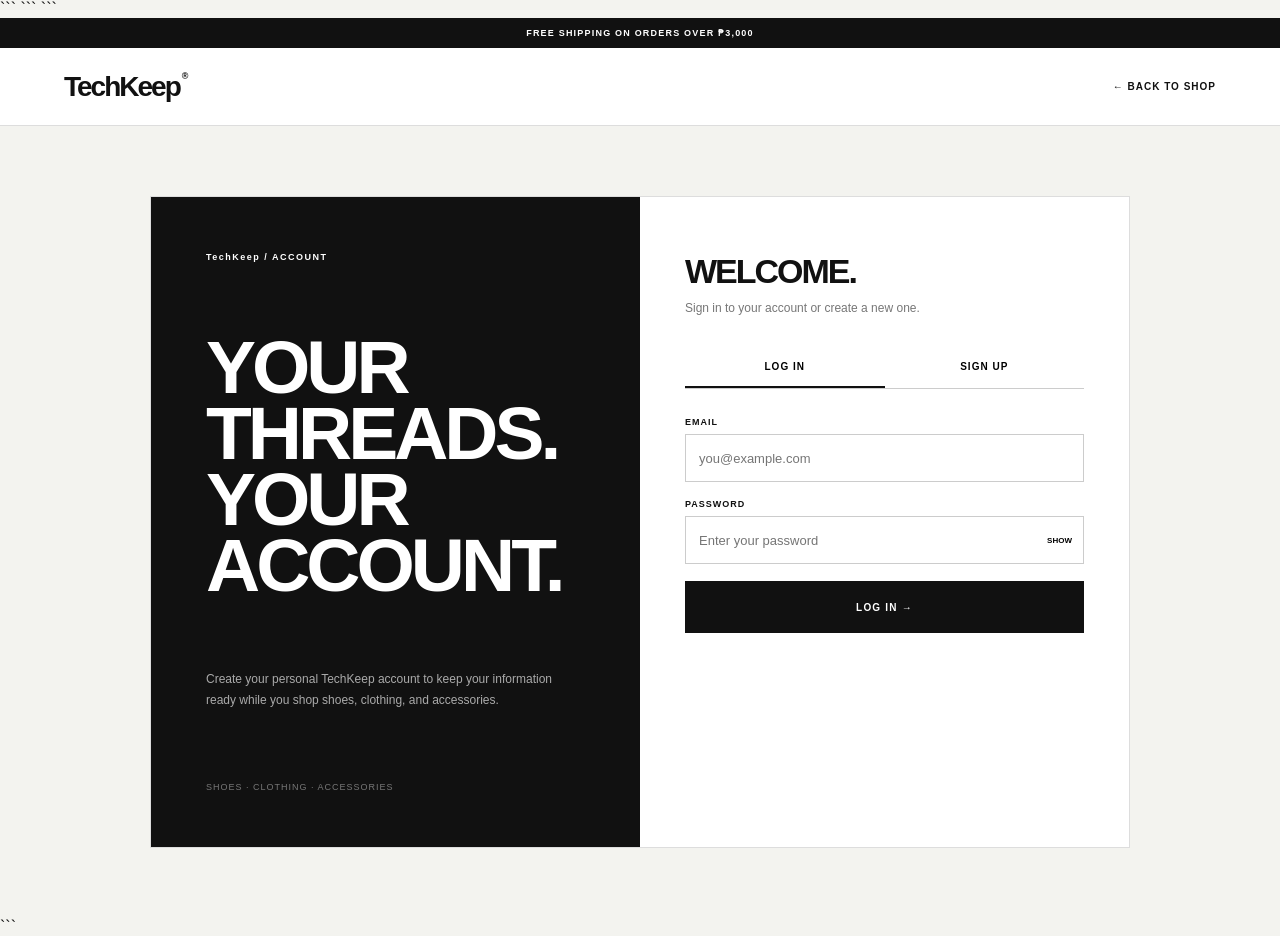
<file: login.html>
<!DOCTYPE html>

<html lang="en">
<head>
    <meta charset="UTF-8">
    <meta name="viewport" content="width=device-width, initial-scale=1.0">
    <title>TechKeep — Account</title>

```
<style>
    * {
        box-sizing: border-box;
        margin: 0;
        padding: 0;
    }

    body {
        font-family: Arial, Helvetica, sans-serif;
        background: #f3f3ef;
        color: #111;
        min-height: 100vh;
    }

    .top-bar {
        height: 30px;
        display: flex;
        align-items: center;
        justify-content: center;
        background: #111;
        color: #fff;
        font-size: 9px;
        font-weight: 800;
        letter-spacing: 1.2px;
    }

    .header {
        height: 78px;
        display: flex;
        align-items: center;
        justify-content: space-between;
        padding: 0 5vw;
        background: #fff;
        border-bottom: 1px solid #ddd;
    }

    .brand {
        color: #111;
        text-decoration: none;
        font-size: 28px;
        font-weight: 900;
        letter-spacing: -2px;
    }

    .brand span {
        font-size: 9px;
        vertical-align: top;
        margin-left: 2px;
    }

    .back-shop {
        color: #111;
        text-decoration: none;
        font-size: 10px;
        font-weight: 800;
        letter-spacing: 1px;
    }

    .back-shop:hover {
        text-decoration: underline;
    }

    .account-page {
        min-height: calc(100vh - 108px);
        display: flex;
        justify-content: center;
        align-items: center;
        padding: 50px 20px;
    }

    .account-wrapper {
        width: 100%;
        max-width: 980px;
        display: grid;
        grid-template-columns: 1fr 1fr;
        background: #fff;
        border: 1px solid #ddd;
    }

    .account-intro {
        min-height: 650px;
        padding: 55px;
        display: flex;
        flex-direction: column;
        justify-content: space-between;
        background: #111;
        color: #fff;
    }

    .intro-small {
        font-size: 9px;
        font-weight: 800;
        letter-spacing: 1.5px;
    }

    .intro-title {
        max-width: 400px;
        font-size: clamp(45px, 6vw, 75px);
        line-height: .88;
        letter-spacing: -4px;
    }

    .intro-text {
        max-width: 350px;
        color: #aaa;
        font-size: 12px;
        line-height: 1.7;
    }

    .intro-footer {
        font-size: 9px;
        color: #777;
        letter-spacing: 1px;
    }

    .account-box {
        padding: 55px 45px;
    }

    .account-title {
        font-size: 34px;
        letter-spacing: -2px;
        margin-bottom: 8px;
    }

    .account-subtitle {
        color: #777;
        font-size: 12px;
        line-height: 1.5;
        margin-bottom: 30px;
    }

    .tabs {
        display: grid;
        grid-template-columns: 1fr 1fr;
        border-bottom: 1px solid #ccc;
        margin-bottom: 28px;
    }

    .tab {
        padding: 14px 5px;
        border: 0;
        border-bottom: 2px solid transparent;
        background: transparent;
        cursor: pointer;
        font-size: 10px;
        font-weight: 900;
        letter-spacing: 1px;
    }

    .tab.active {
        border-bottom-color: #111;
    }

    .form {
        display: none;
    }

    .form.active {
        display: block;
    }

    .field {
        margin-bottom: 17px;
    }

    .field label {
        display: block;
        margin-bottom: 7px;
        font-size: 9px;
        font-weight: 900;
        letter-spacing: 1px;
    }

    .field input {
        width: 100%;
        height: 48px;
        padding: 0 13px;
        border: 1px solid #ccc;
        background: #fff;
        font-size: 13px;
        outline: none;
    }

    .field input:focus {
        border-color: #111;
    }

    .password-row {
        position: relative;
    }

    .password-row input {
        padding-right: 65px;
    }

    .show-password {
        position: absolute;
        right: 12px;
        top: 50%;
        transform: translateY(-50%);
        border: 0;
        background: transparent;
        cursor: pointer;
        font-size: 8px;
        font-weight: 900;
    }

    .checkbox-row {
        display: flex;
        align-items: flex-start;
        gap: 8px;
        margin: 10px 0 20px;
        color: #666;
        font-size: 10px;
        line-height: 1.5;
    }

    .checkbox-row input {
        margin-top: 2px;
    }

    .submit-button {
        width: 100%;
        height: 52px;
        border: 0;
        background: #111;
        color: #fff;
        cursor: pointer;
        font-size: 10px;
        font-weight: 900;
        letter-spacing: 1.2px;
    }

    .submit-button:hover {
        background: #333;
    }

    .message {
        min-height: 20px;
        margin-top: 12px;
        font-size: 10px;
        font-weight: 700;
        line-height: 1.5;
    }

    .message.error {
        color: #b00020;
    }

    .message.success {
        color: #237000;
    }

    .logged-in {
        display: none;
    }

    .logged-in.active {
        display: block;
    }

    .account-welcome {
        padding: 25px;
        margin-bottom: 20px;
        background: #f2f2ee;
    }

    .account-welcome-small {
        font-size: 9px;
        font-weight: 900;
        letter-spacing: 1px;
        color: #777;
        margin-bottom: 8px;
    }

    .account-name {
        font-size: 28px;
        font-weight: 900;
        letter-spacing: -1px;
    }

    .account-email {
        margin-top: 5px;
        color: #777;
        font-size: 11px;
    }

    .account-actions {
        display: grid;
        gap: 10px;
    }

    .account-action {
        width: 100%;
        padding: 16px;
        border: 1px solid #ccc;
        background: #fff;
        color: #111;
        text-align: left;
        text-decoration: none;
        font-size: 10px;
        font-weight: 900;
        letter-spacing: 1px;
    }

    .account-action:hover {
        background: #f5f5f2;
    }

    .logout-button {
        margin-top: 10px;
        width: 100%;
        padding: 15px;
        border: 0;
        background: #111;
        color: #fff;
        cursor: pointer;
        font-size: 10px;
        font-weight: 900;
        letter-spacing: 1px;
    }

    @media (max-width: 750px) {

        .account-wrapper {
            grid-template-columns: 1fr;
        }

        .account-intro {
            min-height: 300px;
            padding: 35px;
        }

        .intro-title {
            font-size: 52px;
        }

        .account-box {
            padding: 35px 25px;
        }
    }
</style>
```

</head>

<body>

```
<div class="top-bar">
    FREE SHIPPING ON ORDERS OVER ₱3,000
</div>

<header class="header">

    <a href="index.html" class="brand">
        TechKeep<span>®</span>
    </a>

    <a href="index.html" class="back-shop">
        ← BACK TO SHOP
    </a>

</header>


<main class="account-page">

    <div class="account-wrapper">

        <section class="account-intro">

            <div class="intro-small">
                TechKeep / ACCOUNT
            </div>

            <h1 class="intro-title">
                YOUR<br>
                THREADS.<br>
                YOUR<br>
                ACCOUNT.
            </h1>

            <p class="intro-text">
                Create your personal TechKeep account to keep
                your information ready while you shop shoes,
                clothing, and accessories.
            </p>

            <div class="intro-footer">
                SHOES · CLOTHING · ACCESSORIES
            </div>

        </section>


        <section class="account-box">

            <div id="authArea">

                <h2 class="account-title">
                    WELCOME.
                </h2>

                <p class="account-subtitle">
                    Sign in to your account or create a new one.
                </p>


                <div class="tabs">

                    <button
                        class="tab active"
                        id="loginTab"
                        type="button">
                        LOG IN
                    </button>

                    <button
                        class="tab"
                        id="signupTab"
                        type="button">
                        SIGN UP
                    </button>

                </div>


                <form
                    class="form active"
                    id="loginForm">

                    <div class="field">

                        <label for="loginEmail">
                            EMAIL
                        </label>

                        <input
                            type="email"
                            id="loginEmail"
                            placeholder="you@example.com"
                            required>

                    </div>


                    <div class="field">

                        <label for="loginPassword">
                            PASSWORD
                        </label>

                        <div class="password-row">

                            <input
                                type="password"
                                id="loginPassword"
                                placeholder="Enter your password"
                                required>

                            <button
                                type="button"
                                class="show-password"
                                data-target="loginPassword">
                                SHOW
                            </button>

                        </div>

                    </div>


                    <button
                        type="submit"
                        class="submit-button">
                        LOG IN →
                    </button>

                    <div
                        class="message"
                        id="loginMessage">
                    </div>

                </form>


                <form
                    class="form"
                    id="signupForm">

                    <div class="field">

                        <label for="signupName">
                            FULL NAME
                        </label>

                        <input
                            type="text"
                            id="signupName"
                            placeholder="Your name"
                            required>

                    </div>


                    <div class="field">

                        <label for="signupEmail">
                            EMAIL
                        </label>

                        <input
                            type="email"
                            id="signupEmail"
                            placeholder="you@example.com"
                            required>

                    </div>


                    <div class="field">

                        <label for="signupPassword">
                            PASSWORD
                        </label>

                        <div class="password-row">

                            <input
                                type="password"
                                id="signupPassword"
                                placeholder="Create a password"
                                required>

                            <button
                                type="button"
                                class="show-password"
                                data-target="signupPassword">
                                SHOW
                            </button>

                        </div>

                    </div>


                    <div class="field">

                        <label for="signupConfirm">
                            CONFIRM PASSWORD
                        </label>

                        <input
                            type="password"
                            id="signupConfirm"
                            placeholder="Confirm your password"
                            required>

                    </div>


                    <label class="checkbox-row">

                        <input
                            type="checkbox"
                            id="terms"
                            required>

                        <span>
                            I agree to the TechKeep terms and
                            understand that this is a student
                            project account system.
                        </span>

                    </label>


                    <button
                        type="submit"
                        class="submit-button">
                        CREATE ACCOUNT →
                    </button>

                    <div
                        class="message"
                        id="signupMessage">
                    </div>

                </form>

            </div>


            <div
                class="logged-in"
                id="loggedInArea">

                <h2 class="account-title">
                    ACCOUNT.
                </h2>

                <p class="account-subtitle">
                    You're currently signed in.
                </p>


                <div class="account-welcome">

                    <div class="account-welcome-small">
                        WELCOME BACK
                    </div>

                    <div
                        class="account-name"
                        id="accountName">
                        User
                    </div>

                    <div
                        class="account-email"
                        id="accountEmail">
                        user@example.com
                    </div>

                </div>


                <div class="account-actions">

                    <a
                        href="index.html"
                        class="account-action">
                        CONTINUE SHOPPING →
                    </a>

                    <a
                        href="index.html#products"
                        class="account-action">
                        VIEW PRODUCTS →
                    </a>

                </div>


                <button
                    type="button"
                    class="logout-button"
                    id="logoutButton">
                    LOG OUT
                </button>

            </div>

        </section>

    </div>

</main>


<script>

    function getUsers() {

        const users =
            localStorage.getItem("threadlineUsers");

        return users
            ? JSON.parse(users)
            : [];

    }


    function saveUsers(users) {

        localStorage.setItem(
            "threadlineUsers",
            JSON.stringify(users)
        );

    }


    function getCurrentUser() {

        const user =
            localStorage.getItem("threadlineCurrentUser");

        return user
            ? JSON.parse(user)
            : null;

    }


    function setCurrentUser(user) {

        localStorage.setItem(
            "threadlineCurrentUser",
            JSON.stringify(user)
        );

    }


    function removeCurrentUser() {

        localStorage.removeItem(
            "threadlineCurrentUser"
        );

    }


    const loginTab =
        document.getElementById("loginTab");

    const signupTab =
        document.getElementById("signupTab");

    const loginForm =
        document.getElementById("loginForm");

    const signupForm =
        document.getElementById("signupForm");


    loginTab.addEventListener("click", () => {

        loginTab.classList.add("active");
        signupTab.classList.remove("active");

        loginForm.classList.add("active");
        signupForm.classList.remove("active");

    });


    signupTab.addEventListener("click", () => {

        signupTab.classList.add("active");
        loginTab.classList.remove("active");

        signupForm.classList.add("active");
        loginForm.classList.remove("active");

    });


    document
        .querySelectorAll(".show-password")
        .forEach(button => {

            button.addEventListener("click", () => {

                const input =
                    document.getElementById(
                        button.dataset.target
                    );

                if (input.type === "password") {

                    input.type = "text";
                    button.textContent = "HIDE";

                } else {

                    input.type = "password";
                    button.textContent = "SHOW";

                }

            });

        });


    signupForm.addEventListener(
        "submit",
        event => {

            event.preventDefault();

            const name =
                document.getElementById(
                    "signupName"
                ).value.trim();

            const email =
                document.getElementById(
                    "signupEmail"
                ).value.trim().toLowerCase();

            const password =
                document.getElementById(
                    "signupPassword"
                ).value;

            const confirmPassword =
                document.getElementById(
                    "signupConfirm"
                ).value;

            const message =
                document.getElementById(
                    "signupMessage"
                );

            message.className = "message";


            if (password !== confirmPassword) {

                message.textContent =
                    "Passwords do not match.";

                message.classList.add("error");

                return;

            }


            if (password.length < 6) {

                message.textContent =
                    "Password must be at least 6 characters.";

                message.classList.add("error");

                return;

            }


            const users = getUsers();


            const existingUser =
                users.find(
                    user =>
                        user.email === email
                );


            if (existingUser) {

                message.textContent =
                    "An account with this email already exists.";

                message.classList.add("error");

                return;

            }


            const newUser = {

                id: Date.now(),

                name: name,

                email: email,

                password: password

            };


            users.push(newUser);

            saveUsers(users);


            setCurrentUser({

                id: newUser.id,

                name: newUser.name,

                email: newUser.email

            });


            message.textContent =
                "Account created successfully!";

            message.classList.add("success");


            setTimeout(() => {

                showLoggedIn();

            }, 600);

        }
    );


    loginForm.addEventListener(
        "submit",
        event => {

            event.preventDefault();

            const email =
                document.getElementById(
                    "loginEmail"
                ).value.trim().toLowerCase();

            const password =
                document.getElementById(
                    "loginPassword"
                ).value;

            const message =
                document.getElementById(
                    "loginMessage"
                );

            message.className = "message";


            const users = getUsers();


            const user =
                users.find(
                    account =>
                        account.email === email &&
                        account.password === password
                );


            if (!user) {

                message.textContent =
                    "Incorrect email or password.";

                message.classList.add("error");

                return;

            }


            setCurrentUser({

                id: user.id,

                name: user.name,

                email: user.email

            });


            message.textContent =
                "Login successful!";

            message.classList.add("success");


            setTimeout(() => {

                showLoggedIn();

            }, 600);

        }
    );


    function showLoggedIn() {

        const user =
            getCurrentUser();


        if (!user) {
            return;
        }


        document
            .getElementById("authArea")
            .style.display = "none";


        document
            .getElementById("loggedInArea")
            .classList.add("active");


        document
            .getElementById("accountName")
            .textContent = user.name;


        document
            .getElementById("accountEmail")
            .textContent = user.email;

    }


    document
        .getElementById("logoutButton")
        .addEventListener(
            "click",
            () => {

                removeCurrentUser();

                location.reload();

            }
        );


    if (getCurrentUser()) {

        showLoggedIn();

    }

</script>
```

</body>
</html>
</file>
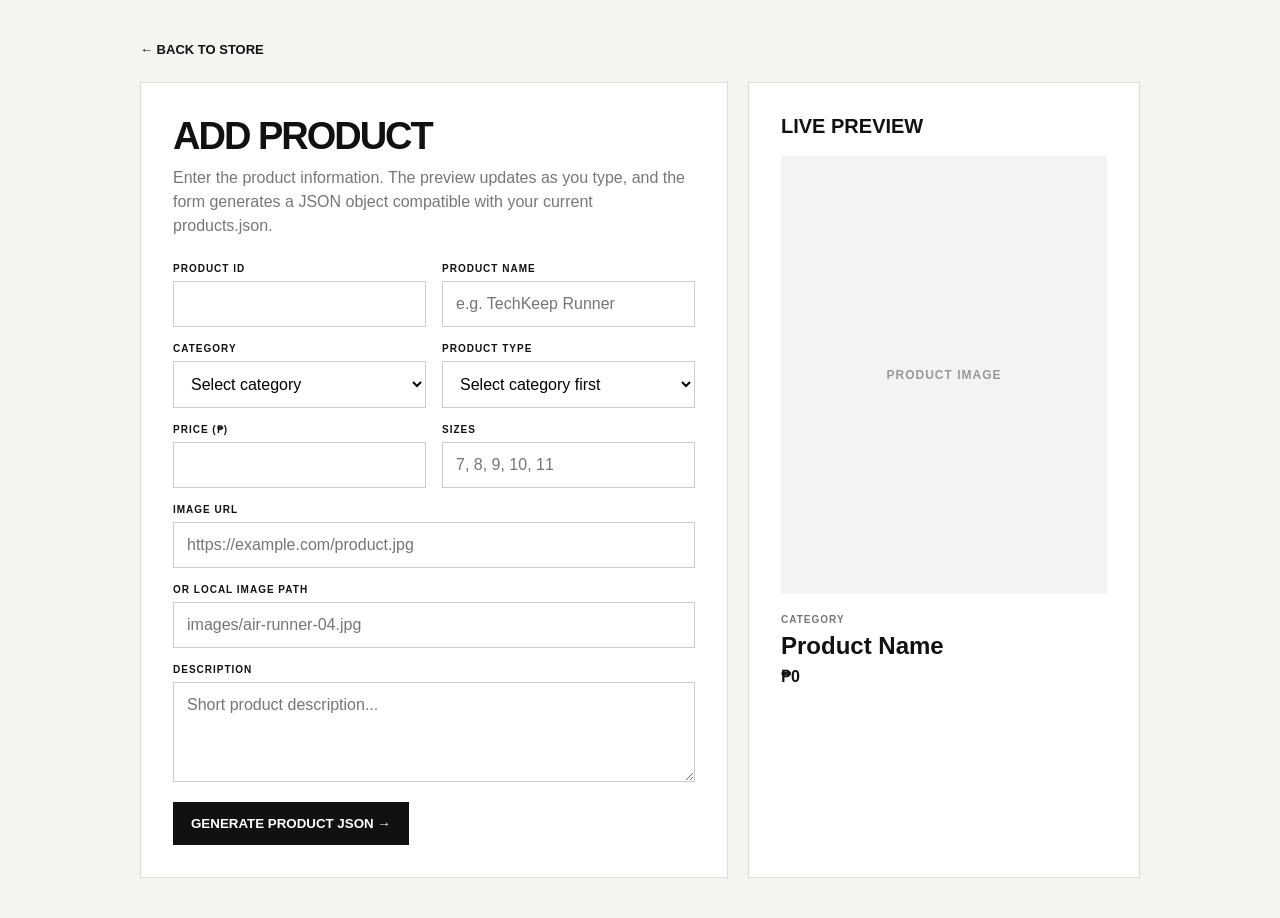
<file: product-form.html>
<!DOCTYPE html>
<html lang="en">
<head>
<meta charset="UTF-8">
<meta name="viewport" content="width=device-width, initial-scale=1.0">
<title>TECHKEEP — Add Product</title>

<style>
*{box-sizing:border-box;margin:0;padding:0}

body{
    font-family:Arial,sans-serif;
    background:#f4f4f1;
    color:#111;
    padding:40px 20px
}

.wrap{
    max-width:1000px;
    margin:auto
}

.back{
    display:inline-block;
    margin-bottom:25px;
    color:#111;
    font-weight:bold;
    text-decoration:none;
    font-size:13px
}

.grid{
    display:grid;
    grid-template-columns:1.2fr .8fr;
    gap:20px
}

.card{
    background:#fff;
    border:1px solid #ddd;
    padding:32px
}

h1{
    font-size:38px;
    letter-spacing:-2px;
    margin-bottom:8px
}

h2{
    font-size:20px;
    margin-bottom:18px
}

.intro{
    color:#777;
    line-height:1.5;
    margin-bottom:25px
}

form{
    display:grid;
    grid-template-columns:1fr 1fr;
    gap:16px
}

.full{
    grid-column:1/-1
}

label{
    display:block;
    font-size:10px;
    font-weight:bold;
    letter-spacing:1px;
    margin-bottom:7px
}

input,select,textarea{
    width:100%;
    padding:13px;
    border:1px solid #ccc;
    background:#fff;
    font:inherit;
    outline:none
}

textarea{
    min-height:100px;
    resize:vertical
}

button{
    padding:14px 18px;
    border:0;
    background:#111;
    color:#fff;
    font-weight:bold;
    cursor:pointer
}

button:hover{
    background:#333
}

.preview-image{
    width:100%;
    height:438px;
    background:#f3f3f3;
    display:flex;
    align-items:center;
    justify-content:center;
    overflow:hidden;
    margin-bottom:20px;
}

.preview-image img{
    width:100%;
    height:100%;
    object-fit:contain;
    object-position:center;
    display:block;
}

.placeholder{
    font-size:12px;
    font-weight:bold;
    color:#999;
    letter-spacing:1px
}

.preview-category{
    font-size:10px;
    font-weight:bold;
    letter-spacing:1px;
    color:#777
}

.preview-name{
    font-size:24px;
    font-weight:bold;
    margin:7px 0
}

.preview-price{
    font-weight:bold
}

.output{
    margin-top:20px;
    display:none
}

pre{
    background:#111;
    color:#fff;
    padding:20px;
    overflow:auto;
    white-space:pre-wrap;
    line-height:1.5
}

.note{
    margin-top:12px;
    padding:13px;
    background:#efffb9;
    font-size:12px;
    line-height:1.5
}

@media(max-width:750px){
    .grid{
        grid-template-columns:1fr
    }

    form{
        grid-template-columns:1fr
    }

    .full{
        grid-column:auto
    }
}
</style>
</head>

<body>

<div class="wrap">

<a class="back" href="index.html">← BACK TO STORE</a>

<div class="grid">

<div class="card">

<h1>ADD PRODUCT</h1>

<p class="intro">
Enter the product information. The preview updates as you type, and the form generates a JSON object compatible with your current products.json.
</p>

<form id="productForm">

<div>
<label for="id">PRODUCT ID</label>
<input id="id" type="number" min="1" required>
</div>

<div>
<label for="name">PRODUCT NAME</label>
<input id="name" type="text" placeholder="e.g. TechKeep Runner" required>
</div>

<div>
<label for="category">CATEGORY</label>

<select id="category" required>
<option value="">Select category</option>
<option value="Shoes">Shoes</option>
<option value="Clothing">Clothing</option>
<option value="Accessories">Accessories</option>
</select>

</div>

<div>
<label for="type">PRODUCT TYPE</label>

<select id="type" required>
<option value="">Select category first</option>
</select>

</div>

<div>
<label for="price">PRICE (₱)</label>
<input id="price" type="number" min="0" required>
</div>

<div>
<label for="sizes">SIZES</label>
<input id="sizes" type="text" placeholder="7, 8, 9, 10, 11" required>
</div>

<div class="full">

<label for="image">IMAGE URL</label>

<input
id="image"
type="url"
placeholder="https://example.com/product.jpg"
>

</div>

<div class="full">

<label for="localImage">OR LOCAL IMAGE PATH</label>

<input
id="localImage"
type="text"
placeholder="images/air-runner-04.jpg"
>

</div>

<div class="full">

<label for="description">DESCRIPTION</label>

<textarea
id="description"
required
placeholder="Short product description..."
></textarea>

</div>

<div class="full">

<button type="submit">
GENERATE PRODUCT JSON →
</button>

</div>

</form>

</div>


<div class="card">

<h2>LIVE PREVIEW</h2>

<div class="preview-image" id="previewBox">
<span class="placeholder">PRODUCT IMAGE</span>
</div>

<div class="preview-category" id="previewCategory">
CATEGORY
</div>

<div class="preview-name" id="previewName">
Product Name
</div>

<div class="preview-price" id="previewPrice">
₱0
</div>

</div>

</div>


<div class="card output" id="output">

<h2>GENERATED JSON</h2>

<pre id="jsonOutput"></pre>

<div class="note">
Copy this object into your <strong>products.json</strong> array.
If it is not the last item, remember to keep a comma after the object.
</div>

</div>

</div>


<script>

const ids = [
    "id",
    "name",
    "category",
    "type",
    "price",
    "image",
    "localImage"
];

ids.forEach(id => {
    document.getElementById(id).addEventListener("input", updatePreview);
});


document.getElementById("description").addEventListener(
    "input",
    updatePreview
);


const categorySelect = document.getElementById("category");
const typeSelect = document.getElementById("type");


const productTypes = {

    Shoes: [
        "Sneakers",
        "Running Shoes",
        "Basketball Shoes",
        "Casual Shoes"
    ],

    Clothing: [
        "T-Shirt",
        "Hoodie",
        "Jacket",
        "Pants",
        "Shorts"
    ],

    Accessories: [
        "Cap",
        "Bag",
        "Socks",
        "Belt",
        "Wallet"
    ]

};


categorySelect.addEventListener("change", function() {

    const category = categorySelect.value;

    typeSelect.innerHTML = "";

    if (!category) {

        typeSelect.innerHTML =
            '<option value="">Select category first</option>';

        updatePreview();

        return;
    }

    typeSelect.innerHTML =
        '<option value="">Select type</option>';

    productTypes[category].forEach(function(type) {

        const option = document.createElement("option");

        option.value = type;
        option.textContent = type;

        typeSelect.appendChild(option);

    });

    updatePreview();

});


function getImage() {

    const url =
        document.getElementById("image").value.trim();

    const local =
        document.getElementById("localImage").value.trim();

    return url || local;

}


function updatePreview() {

    const image = getImage();

    const box =
        document.getElementById("previewBox");


    document.getElementById("previewCategory").textContent =
        document.getElementById("category").value || "CATEGORY";


    document.getElementById("previewName").textContent =
        document.getElementById("name").value || "Product Name";


    const price =
        Number(
            document.getElementById("price").value || 0
        );


    document.getElementById("previewPrice").textContent =
        "₱" + price.toLocaleString();


    if (image) {

        box.innerHTML = `
            <img
                src="${image}"
                alt="Product preview"
                onerror="this.style.display='none'; this.parentElement.innerHTML='<span class="placeholder">IMAGE COULD NOT LOAD</span>';"
            >
        `;

    } else {

        box.innerHTML =
            '<span class="placeholder">PRODUCT IMAGE</span>';

    }

}


document
.getElementById("productForm")
.addEventListener("submit", function(event) {

    event.preventDefault();


    const product = {

        id: Number(
            document.getElementById("id").value
        ),

        name:
            document.getElementById("name").value.trim(),

        category:
            document.getElementById("category").value,

        type:
            document.getElementById("type").value,

        price:
            Number(
                document.getElementById("price").value
            ),

        sizes:
            document
            .getElementById("sizes")
            .value
            .split(",")
            .map(s => s.trim())
            .filter(Boolean),

        description:
            document
            .getElementById("description")
            .value
            .trim(),

        image:
            getImage()

    };


    document.getElementById("jsonOutput").textContent =
        JSON.stringify(product, null, 4);


    document.getElementById("output").style.display =
        "block";

});

</script>

</body>
</html>
</file>
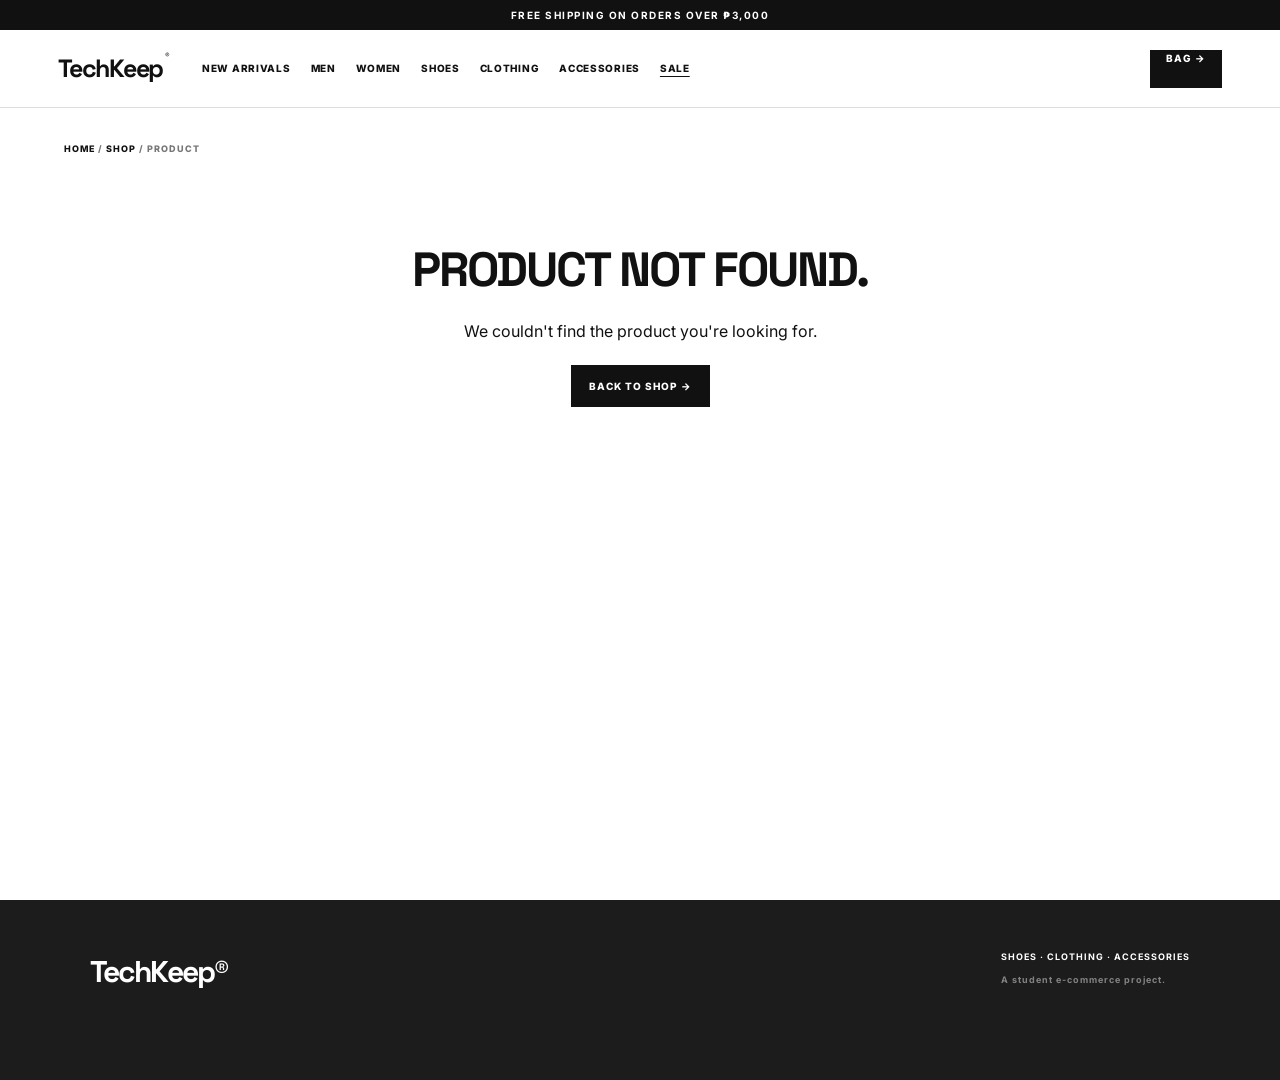
<file: product.html>
<!DOCTYPE html>
<html lang="en">
<head>
    <meta charset="UTF-8">
    <meta name="viewport" content="width=device-width, initial-scale=1.0">
    <title>TechKeep — Product</title>
    <link rel="stylesheet" href="style.css">
    <style>
        .product-detail-page {
            min-height: calc(100vh - 108px);
            padding: 34px 5vw 80px;
        }

        .product-breadcrumb {
            max-width: 1320px;
            margin: 0 auto 28px;
            font-size: 9px;
            font-weight: 800;
            letter-spacing: 1px;
            color: #777;
        }

        .product-breadcrumb a {
            color: #111;
        }

        .product-detail {
            max-width: 1320px;
            margin: 0 auto;
            display: grid;
            grid-template-columns: minmax(0, 1.15fr) minmax(360px, .85fr);
            gap: 48px;
            align-items: start;
        }

        .detail-gallery {
            display: grid;
            grid-template-columns: 1fr;
            gap: 12px;
        }

        .detail-main-image {
            position: relative;
            min-height: 650px;
            background: #f1f1ee;
            overflow: hidden;
            display: flex;
            align-items: center;
            justify-content: center;
        }

        .detail-main-image img {
            width: 100%;
            height: 100%;
            min-height: 650px;
            object-fit: cover;
            display: block;
        }

        .detail-image-badge {
            position: absolute;
            top: 16px;
            left: 16px;
            padding: 8px 10px;
            background: #fff;
            font-size: 8px;
            font-weight: 800;
            letter-spacing: 1px;
        }

        .detail-placeholder {
            font-family: "Space Grotesk", sans-serif;
            font-size: 48px;
            font-weight: 800;
            color: #c8c8c3;
            letter-spacing: -2px;
        }

        .detail-info {
            position: sticky;
            top: 112px;
            padding: 8px 0 30px;
        }

        .detail-brandline {
            display: flex;
            justify-content: space-between;
            gap: 15px;
            align-items: center;
            margin-bottom: 14px;
            font-size: 9px;
            font-weight: 800;
            letter-spacing: 1px;
            color: #777;
        }

        .detail-brandline span:last-child {
            color: #111;
        }

        .detail-title {
            font-family: "Space Grotesk", sans-serif;
            font-size: clamp(38px, 5vw, 68px);
            line-height: .9;
            letter-spacing: -3px;
            margin-bottom: 18px;
        }

        .detail-price {
            font-size: 20px;
            font-weight: 800;
            margin-bottom: 30px;
        }

        .detail-description {
            max-width: 520px;
            color: #666;
            font-size: 13px;
            line-height: 1.7;
            padding-bottom: 28px;
            border-bottom: 1px solid #ddd;
        }

        .detail-section {
            padding: 23px 0;
            border-bottom: 1px solid #ddd;
        }

        .detail-label {
            display: flex;
            justify-content: space-between;
            align-items: center;
            margin-bottom: 13px;
            font-size: 9px;
            font-weight: 800;
            letter-spacing: 1px;
        }

        .size-grid {
            display: grid;
            grid-template-columns: repeat(5, 1fr);
            gap: 7px;
        }

        .size-button {
            min-height: 45px;
            border: 1px solid #ccc;
            background: #fff;
            font-size: 11px;
            font-weight: 700;
        }

        .size-button:hover,
        .size-button.selected {
            border-color: #111;
            background: #111;
            color: #fff;
        }

        .quantity-row {
            display: grid;
            grid-template-columns: 130px 1fr;
            gap: 10px;
        }

        .quantity-control {
            min-height: 54px;
            display: grid;
            grid-template-columns: 36px 1fr 36px;
            align-items: center;
            border: 1px solid #ccc;
        }

        .quantity-control button {
            height: 100%;
            border: 0;
            background: #fff;
            font-size: 18px;
        }

        .quantity-control span {
            text-align: center;
            font-weight: 800;
        }

        .detail-add {
            width: 100%;
            min-height: 58px;
            border: 0;
            background: #111;
            color: #fff;
            font-size: 11px;
            font-weight: 900;
            letter-spacing: 1.3px;
            transition: .2s ease;
        }

        .detail-add:hover {
            background: #333;
            transform: translateY(-1px);
        }

        .detail-message {
            min-height: 18px;
            margin-top: 10px;
            font-size: 10px;
            font-weight: 700;
            color: #777;
        }

        .detail-benefits {
            margin-top: 24px;
            padding: 18px;
            background: #f5f5f2;
        }

        .benefit {
            display: flex;
            gap: 12px;
            padding: 10px 0;
            font-size: 10px;
            font-weight: 700;
            border-bottom: 1px solid #ddd;
        }

        .benefit:last-child {
            border-bottom: 0;
        }

        .benefit strong {
            min-width: 88px;
        }

        .product-detail.hidden,
        .detail-error.hidden {
            display: none;
        }

        .detail-error {
            max-width: 900px;
            margin: 80px auto;
            text-align: center;
        }

        .detail-error h1 {
            font-family: "Space Grotesk", sans-serif;
            font-size: 48px;
            letter-spacing: -2px;
            margin-bottom: 15px;
        }

        .back-shop {
            display: inline-block;
            margin-top: 22px;
            padding: 14px 18px;
            background: #111;
            color: #fff;
            font-size: 10px;
            font-weight: 800;
            letter-spacing: 1px;
        }

        @media (max-width: 850px) {
            .product-detail {
                grid-template-columns: 1fr;
            }

            .detail-info {
                position: static;
            }

            .detail-main-image,
            .detail-main-image img {
                min-height: 480px;
            }
        }

        @media (max-width: 520px) {
            .product-detail-page {
                padding: 24px 16px 60px;
            }

            .detail-main-image,
            .detail-main-image img {
                min-height: 390px;
            }

            .quantity-row {
                grid-template-columns: 1fr;
            }

            .size-grid {
                grid-template-columns: repeat(4, 1fr);
            }
        }
    </style>
</head>

<body>
    <div class="top-bar">
        FREE SHIPPING ON ORDERS OVER ₱3,000
    </div>

    <header class="site-header">
        <a class="brand" href="index.html">TechKeep<span>®</span></a>

        <nav class="main-nav">
            <a href="index.html#products">NEW ARRIVALS</a>
            <a href="index.html#products">MEN</a>
            <a href="index.html#products">WOMEN</a>
            <a href="index.html#products">SHOES</a>
            <a href="index.html#products">CLOTHING</a>
            <a href="index.html#products">ACCESSORIES</a>
            <a class="sale-link" href="index.html#products">SALE</a>
        </nav>

        <div class="header-actions">
            <a class="cart-button" href="index.html#products">BAG <span>→</span></a>
        </div>
    </header>

    <main class="product-detail-page">
        <div class="product-breadcrumb">
            <a href="index.html">HOME</a>
            <span> / </span>
            <a href="index.html#products">SHOP</a>
            <span> / </span>
            <span id="breadcrumbProduct">PRODUCT</span>
        </div>

        <section id="productDetail" class="product-detail">
            <div class="detail-gallery">
                <div class="detail-main-image" id="detailImage">
                    <span class="detail-placeholder">PRODUCT</span>
                </div>
            </div>

            <div class="detail-info">
                <div class="detail-brandline">
                    <span id="detailCategory">CATEGORY</span>
                    <span id="detailType">TechKeep</span>
                </div>

                <h1 class="detail-title" id="detailName">Loading...</h1>
                <div class="detail-price" id="detailPrice">₱0</div>

                <p class="detail-description" id="detailDescription">
                    Loading product information...
                </p>

                <div class="detail-section">
                    <div class="detail-label">
                        <span>SELECT SIZE</span>
                        <span id="sizeHint">REQUIRED</span>
                    </div>
                    <div class="size-grid" id="sizeGrid"></div>
                </div>

                <div class="detail-section">
                    <div class="detail-label">
                        <span>QUANTITY</span>
                        <span>MAX 10</span>
                    </div>

                    <div class="quantity-row">
                        <div class="quantity-control">
                            <button type="button" id="minusButton">−</button>
                            <span id="quantity">1</span>
                            <button type="button" id="plusButton">+</button>
                        </div>

                        <button type="button" class="detail-add" id="addToBag">
                            ADD TO BAG →
                        </button>
                    </div>

                    <div class="detail-message" id="detailMessage"></div>
                </div>

                <div class="detail-benefits">
                    <div class="benefit">
                        <strong>DELIVERY</strong>
                        <span>Available for local delivery.</span>
                    </div>
                    <div class="benefit">
                        <strong>SHIPPING</strong>
                        <span>Free shipping on orders over ₱3,000.</span>
                    </div>
                    <div class="benefit">
                        <strong>QUALITY</strong>
                        <span>Everyday pieces selected for the TechKeep collection.</span>
                    </div>
                </div>
            </div>
        </section>

        <section id="errorState" class="detail-error">
            <h1>PRODUCT NOT FOUND.</h1>
            <p>We couldn't find the product you're looking for.</p>
            <a class="back-shop" href="index.html#products">BACK TO SHOP →</a>
        </section>
    </main>

    <footer>
        <div class="footer-brand">TechKeep®</div>
        <div>
            <p>SHOES · CLOTHING · ACCESSORIES</p>
            <p class="footer-muted">A student e-commerce project.</p>
        </div>
    </footer>

<script>
let selectedProduct = null;
let selectedSize = "";
let quantity = 1;

function getProductId() {
    const params = new URLSearchParams(window.location.search);
    return Number(params.get("id"));
}

function money(value) {
    return "₱" + Number(value).toLocaleString();
}

function showError() {
    document.getElementById("productDetail").style.display = "none";
    document.getElementById("errorState").style.display = "block";
}

function renderImage(product) {
    const box = document.getElementById("detailImage");
    const image = product.image || "";

    if (!image) {
        box.innerHTML = '<span class="detail-placeholder">PRODUCT</span>';
        return;
    }

    box.innerHTML = `
        <img
            src="${image}"
            alt="${product.name}"
            onerror="this.style.display='none'; this.parentElement.innerHTML='<span class=&quot;detail-placeholder&quot;>IMAGE UNAVAILABLE</span>';"
        >
        <span class="detail-image-badge">${product.category}</span>
    `;
}

function renderSizes(product) {
    const grid = document.getElementById("sizeGrid");
    grid.innerHTML = "";

    (product.sizes || []).forEach(size => {
        const button = document.createElement("button");
        button.type = "button";
        button.className = "size-button";
        button.textContent = size;

        button.addEventListener("click", () => {
            document.querySelectorAll(".size-button").forEach(item => {
                item.classList.remove("selected");
            });

            button.classList.add("selected");
            selectedSize = size;
            document.getElementById("sizeHint").textContent = "SIZE " + size;
        });

        grid.appendChild(button);
    });
}

function updateQuantity(change) {
    quantity += change;

    if (quantity < 1) quantity = 1;
    if (quantity > 10) quantity = 10;

    document.getElementById("quantity").textContent = quantity;
}

async function loadProduct() {
    try {
        const response = await fetch("products.json");

        if (!response.ok) {
            throw new Error("Unable to load products.");
        }

        const products = await response.json();
        const id = getProductId();

        selectedProduct = products.find(product => product.id === id);

        if (!selectedProduct) {
            showError();
            return;
        }

        document.title = `TechKeep — ${selectedProduct.name}`;

        document.getElementById("breadcrumbProduct").textContent =
            selectedProduct.name.toUpperCase();

        document.getElementById("detailCategory").textContent =
            selectedProduct.category.toUpperCase();

        document.getElementById("detailType").textContent =
            selectedProduct.type.toUpperCase();

        document.getElementById("detailName").textContent =
            selectedProduct.name;

        document.getElementById("detailPrice").textContent =
            money(selectedProduct.price);

        document.getElementById("detailDescription").textContent =
            selectedProduct.description;

        renderImage(selectedProduct);
        renderSizes(selectedProduct);

        if (!selectedProduct.sizes || selectedProduct.sizes.length === 0) {
            document.getElementById("sizeHint").textContent = "ONE SIZE";
        }
    } catch (error) {
        console.error(error);
        showError();
    }
}

document.getElementById("minusButton")
    .addEventListener("click", () => updateQuantity(-1));

document.getElementById("plusButton")
    .addEventListener("click", () => updateQuantity(1));

document.getElementById("addToBag")
    .addEventListener("click", () => {
        if (!selectedProduct) return;

        const needsSize =
            selectedProduct.sizes &&
            selectedProduct.sizes.length > 0;

        if (needsSize && !selectedSize) {
            document.getElementById("detailMessage").textContent =
                "Please select a size first.";
            return;
        }

        /*
         * Send the selection back to the existing cart flow.
         * This does not replace the Cart class or its methods.
         */
        sessionStorage.setItem(
            "threadlinePendingCart",
            JSON.stringify({
                productId: selectedProduct.id,
                quantity: quantity,
                size: selectedSize
            })
        );

        window.location.href = "index.html?openCart=1";
    });

loadProduct();
</script>
</body>
</html>
</file>
<file: style.css>
@import url('https://fonts.googleapis.com/css2?family=Inter:wght@400;500;600;700;800;900&family=Space+Grotesk:wght@500;600;700&display=swap');

:root {
    --black: #111111;
    --white: #ffffff;
    --soft: #f5f5f2;
    --line: #deded9;
    --muted: #777771;
    --accent: #d7ff3f;
}

* {
    box-sizing: border-box;
    margin: 0;
    padding: 0;
}

html {
    scroll-behavior: smooth;
}

body {
    font-family: "Inter", Arial, sans-serif;
    background: var(--white);
    color: var(--black);
    line-height: 1.45;
}

button,
input,
select,
textarea {
    font: inherit;
}

button,
a {
    -webkit-tap-highlight-color: transparent;
}

button,
a {
    cursor: pointer;
}

a {
    color: inherit;
    text-decoration: none;
}

.top-bar {
    min-height: 30px;
    display: flex;
    align-items: center;
    justify-content: center;
    background: var(--black);
    color: var(--white);
    font-size: 10px;
    font-weight: 700;
    letter-spacing: 1.5px;
}

.site-header {
    position: sticky;
    top: 0;
    z-index: 20;
    min-height: 78px;
    padding: 0 4.5vw;
    display: flex;
    align-items: center;
    gap: 34px;
    background: rgba(255,255,255,.96);
    border-bottom: 1px solid var(--line);
    -webkit-backdrop-filter: blur(12px);
    backdrop-filter: blur(12px);
}

.brand {
    font-family: "Space Grotesk", sans-serif;
    font-size: 25px;
    font-weight: 800;
    letter-spacing: -1.5px;
    white-space: nowrap;
}

.brand span {
    font-size: 9px;
    vertical-align: top;
    margin-left: 2px;
}

.main-nav {
    display: flex;
    align-items: center;
    gap: 20px;
    flex: 1;
}

.main-nav a {
    font-size: 10px;
    font-weight: 800;
    letter-spacing: .7px;
    white-space: nowrap;
    transition: opacity .2s ease;
}

.main-nav a:hover {
    opacity: .5;
}

.main-nav .sale-link {
    text-decoration: underline;
    text-underline-offset: 4px;
}

.header-actions {
    display: flex;
    align-items: center;
    gap: 10px;
}

.header-search {
    height: 38px;
    min-width: 205px;
    padding: 0 12px;
    display: flex;
    align-items: center;
    gap: 8px;
    border: 1px solid var(--line);
    background: var(--soft);
}

.header-search span {
    font-size: 20px;
    line-height: 1;
}

.header-search input {
    width: 100%;
    border: 0;
    outline: 0;
    background: transparent;
    font-size: 11px;
}

.cart-button {
    height: 38px;
    padding: 0 15px;
    border: 1px solid var(--black);
    background: var(--black);
    color: var(--white);
    font-size: 10px;
    font-weight: 800;
    letter-spacing: 1px;
}

.cart-button:hover,
.primary:hover,
.add-button:hover {
    background: #333;
}

.hero {
    min-height: 590px;
    padding: 72px 7vw 66px;
    display: grid;
    grid-template-columns: 1fr 1fr;
    gap: 50px;
    overflow: hidden;
    background: var(--soft);
}

.hero-copy {
    align-self: center;
    max-width: 620px;
}

.eyebrow {
    margin-bottom: 14px;
    font-size: 10px;
    font-weight: 800;
    letter-spacing: 1.8px;
}

.hero h1 {
    font-family: "Space Grotesk", sans-serif;
    font-size: clamp(55px, 7vw, 105px);
    line-height: .86;
    letter-spacing: -6px;
    margin-bottom: 28px;
}

.hero h1 em {
    font-style: normal;
    font-weight: 500;
}

.hero-text {
    max-width: 410px;
    color: var(--muted);
    font-size: 14px;
    margin-bottom: 28px;
}

.hero-button {
    display: inline-flex;
    align-items: center;
    gap: 24px;
    padding: 15px 18px;
    background: var(--black);
    color: var(--white);
    font-size: 10px;
    font-weight: 800;
    letter-spacing: 1px;
}

.hero-button:hover {
    background: #333;
}

.hero-visual {
    position: relative;
    min-height: 430px;
    display: flex;
    align-items: center;
    justify-content: center;
}

.hero-shape {
    position: absolute;
    display: flex;
    align-items: center;
    justify-content: center;
    font-family: "Space Grotesk", sans-serif;
    font-size: clamp(30px, 4vw, 58px);
    font-weight: 800;
    letter-spacing: -3px;
}

.shape-one {
    width: 78%;
    height: 70%;
    right: 3%;
    top: 7%;
    transform: rotate(-7deg);
    background: var(--black);
    color: var(--white);
}

.shape-two {
    width: 60%;
    height: 48%;
    left: 4%;
    bottom: 7%;
    transform: rotate(7deg);
    background: var(--accent);
    color: var(--black);
    mix-blend-mode: multiply;
}

.hero-caption {
    position: absolute;
    right: 3%;
    bottom: 0;
    font-size: 9px;
    font-weight: 800;
    letter-spacing: 1.5px;
}

.category-strip {
    display: grid;
    grid-template-columns: repeat(3, 1fr);
    border-bottom: 1px solid var(--black);
}

.category-strip a {
    min-height: 128px;
    padding: 20px 25px;
    display: grid;
    grid-template-columns: auto 1fr auto;
    grid-template-rows: 1fr auto;
    column-gap: 15px;
    border-right: 1px solid var(--black);
    transition: background .2s ease, color .2s ease;
}

.category-strip a:last-child {
    border-right: 0;
}

.category-strip a:hover {
    background: var(--black);
    color: var(--white);
}

.category-number {
    grid-row: span 2;
    font-size: 10px;
    font-weight: 800;
}

.category-strip strong {
    align-self: center;
    font-family: "Space Grotesk", sans-serif;
    font-size: 23px;
    letter-spacing: -1px;
}

.category-strip small {
    grid-column: 2;
    font-size: 8px;
    font-weight: 700;
    letter-spacing: 1px;
    opacity: .55;
}

.category-arrow {
    grid-row: span 2;
    align-self: center;
    font-size: 24px;
}

.shop-section {
    width: min(1400px, 91vw);
    margin: 0 auto;
    padding: 78px 0 95px;
}

.section-heading {
    display: flex;
    align-items: end;
    justify-content: space-between;
    gap: 30px;
    margin-bottom: 32px;
}

.section-heading h2 {
    font-family: "Space Grotesk", sans-serif;
    font-size: clamp(32px, 4vw, 55px);
    line-height: .95;
    letter-spacing: -2.5px;
}

.section-note {
    font-size: 9px;
    font-weight: 800;
    letter-spacing: 1.2px;
    color: var(--muted);
}

.shop-controls {
    display: flex;
    align-items: center;
    justify-content: space-between;
    gap: 20px;
    margin-bottom: 28px;
    padding-bottom: 15px;
    border-bottom: 1px solid var(--line);
}

.filter-pills {
    display: flex;
    gap: 6px;
}

.filter-label {
    border: 1px solid var(--line);
    background: var(--white);
    padding: 8px 13px;
    font-size: 9px;
    font-weight: 800;
    letter-spacing: .8px;
}

.filter-label:hover {
    background: var(--black);
    color: var(--white);
    border-color: var(--black);
}

.category-filter {
    padding: 9px 30px 9px 12px;
    border: 1px solid var(--black);
    background: var(--white);
    font-size: 10px;
    font-weight: 700;
    outline: 0;
}

.loading {
    margin: 35px 0;
    color: var(--muted);
    font-size: 12px;
}

.products {
    display: grid;
    grid-template-columns: repeat(4, minmax(0, 1fr));
    gap: 14px;
}

.product-card {
    cursor: pointer;
    position: relative;
    min-width: 0;
    padding-bottom: 18px;
    background: var(--white);
}

.product-card:hover .product-image {
    transform: translateY(-4px);
}

.product-image {
    position: relative;
    height: 360px;
    margin-bottom: 15px;
    overflow: hidden;
    display: flex;
    align-items: center;
    justify-content: center;
    background: #f0f0ed;
    transition: transform .25s ease;
}

.product-image img {
    width: 100%;
    height: 100%;
    display: block;
    object-fit: cover;
    object-position: center;
    transition: transform .35s ease;
}

.product-card:hover .product-image img {
    transform: scale(1.035);
}

.image-placeholder {
    font-family: "Space Grotesk", sans-serif;
    font-size: 42px;
    font-weight: 800;
    letter-spacing: -2px;
    color: #c5c5bf;
}

.image-fallback {
    background: #eeeeea;
}

.image-fallback::after {
    content: "IMAGE UNAVAILABLE";
    position: absolute;
    font-size: 9px;
    font-weight: 800;
    letter-spacing: 1px;
    color: #777;
}

.image-badge {
    position: absolute;
    left: 10px;
    top: 10px;
    z-index: 2;
    padding: 7px 9px;
    background: #fff;
    color: #111;
    font-size: 8px;
    font-weight: 800;
    letter-spacing: 1px;
}


.category {
    display: block;
    margin-bottom: 6px;
    color: var(--muted);
    font-size: 9px;
    font-weight: 800;
    letter-spacing: 1px;
    text-transform: uppercase;
}

.product-card h3 {
    min-height: 22px;
    margin-bottom: 7px;
    font-family: "Space Grotesk", sans-serif;
    font-size: 16px;
    line-height: 1.15;
}

.product-card > p:not(.price) {
    min-height: 39px;
    margin-bottom: 10px;
    color: var(--muted);
    font-size: 11px;
    line-height: 1.45;
}

.price {
    margin-bottom: 12px;
    font-size: 14px;
    font-weight: 800;
}

.add-button,
.primary {
    width: 100%;
    border: 0;
    padding: 13px 15px;
    background: var(--black);
    color: var(--white);
    font-size: 10px;
    font-weight: 800;
    letter-spacing: 1px;
}

.promo-banner {
    width: 100%;
    min-height: 270px;
    padding: 55px 7vw;
    display: flex;
    align-items: end;
    justify-content: space-between;
    gap: 30px;
    background: var(--black);
    color: var(--white);
}

.promo-banner h2 {
    font-family: "Space Grotesk", sans-serif;
    font-size: clamp(32px, 5vw, 67px);
    line-height: .92;
    letter-spacing: -3px;
}

.promo-banner a {
    padding-bottom: 4px;
    border-bottom: 1px solid var(--white);
    font-size: 10px;
    font-weight: 800;
    letter-spacing: 1px;
}

footer {
    min-height: 180px;
    padding: 50px 7vw;
    display: flex;
    align-items: start;
    justify-content: space-between;
    gap: 30px;
    background: #1c1c1c;
    color: var(--white);
}

.footer-brand {
    font-family: "Space Grotesk", sans-serif;
    font-size: 30px;
    font-weight: 800;
    letter-spacing: -2px;
}

footer p {
    font-size: 9px;
    font-weight: 700;
    letter-spacing: 1px;
}

.footer-muted {
    margin-top: 10px;
    opacity: .45;
}

.modal {
    position: fixed;
    z-index: 100;
    inset: 0;
    padding: 20px;
    display: flex;
    align-items: center;
    justify-content: center;
    background: rgba(0,0,0,.62);
}

.modal-content {
    position: relative;
    width: min(520px, 100%);
    max-height: 86vh;
    overflow-y: auto;
    padding: 36px;
    background: var(--white);
}

.modal-content h2 {
    margin-bottom: 28px;
    font-family: "Space Grotesk", sans-serif;
    font-size: 37px;
    letter-spacing: -2px;
}

.hidden {
    display: none;
}

.close {
    position: absolute;
    top: 13px;
    right: 15px;
    border: 0;
    background: transparent;
    font-size: 28px;
    line-height: 1;
}

.cart-item {
    padding: 16px 0;
    display: flex;
    align-items: center;
    justify-content: space-between;
    gap: 15px;
    border-bottom: 1px solid var(--line);
}

.cart-item strong {
    font-size: 12px;
}

.cart-item div:first-child {
    font-size: 11px;
    line-height: 1.8;
}

.quantity {
    display: flex;
    align-items: center;
    gap: 10px;
    font-weight: 800;
}

.quantity button {
    width: 30px;
    height: 30px;
    padding: 0;
    border: 1px solid var(--black);
    background: var(--white);
    font-size: 17px;
}

.cart-summary {
    padding: 25px 0;
    display: flex;
    align-items: center;
    justify-content: space-between;
    font-size: 11px;
    font-weight: 800;
    letter-spacing: 1px;
}

.cart-summary strong {
    font-size: 20px;
    letter-spacing: 0;
}

form {
    display: flex;
    flex-direction: column;
    gap: 7px;
}

form label {
    margin-top: 8px;
    font-size: 9px;
    font-weight: 800;
    letter-spacing: 1px;
}

form input,
form textarea,
form select {
    width: 100%;
    padding: 13px;
    border: 1px solid #cfcfca;
    border-radius: 0;
    background: var(--white);
    outline: 0;
    font-size: 12px;
}

form input:focus,
form textarea:focus,
form select:focus {
    border-color: var(--black);
}

form textarea {
    height: 95px;
    resize: vertical;
}

form .primary {
    margin-top: 14px;
}

@media (max-width: 1100px) {
    .site-header {
        gap: 20px;
    }

    .main-nav {
        gap: 12px;
    }

    .main-nav a:nth-child(2),
    .main-nav a:nth-child(3) {
        display: none;
    }

    .header-search {
        min-width: 155px;
    }

    .products {
        grid-template-columns: repeat(3, minmax(0, 1fr));
    }
}

@media (max-width: 800px) {
    .site-header {
        min-height: 70px;
        flex-wrap: wrap;
        padding: 14px 5vw;
    }

    .main-nav {
        order: 3;
        width: 100%;
        overflow-x: auto;
        padding-bottom: 2px;
    }

    .main-nav a {
        font-size: 9px;
    }

    .header-actions {
        margin-left: auto;
    }

    .header-search {
        min-width: 145px;
    }

    .hero {
        grid-template-columns: 1fr;
        padding: 55px 7vw;
    }

    .hero-visual {
        min-height: 300px;
    }

    .category-strip {
        grid-template-columns: 1fr;
    }

    .category-strip a {
        border-right: 0;
        border-bottom: 1px solid var(--black);
    }

    .products {
        grid-template-columns: repeat(2, minmax(0, 1fr));
    }

    .product-image {
        height: 300px;
    }
}

@media (max-width: 560px) {
    .top-bar {
        font-size: 8px;
    }

    .brand {
        font-size: 21px;
    }

    .header-actions {
        width: 100%;
    }

    .header-search {
        flex: 1;
    }

    .cart-button {
        flex-shrink: 0;
    }

    .hero h1 {
        letter-spacing: -3px;
    }

    .hero-visual {
        min-height: 240px;
    }

    .section-heading,
    .shop-controls,
    .promo-banner,
    footer {
        align-items: flex-start;
        flex-direction: column;
    }

    .filter-pills {
        width: 100%;
        overflow-x: auto;
    }

    .category-filter {
        width: 100%;
    }

    .products {
        grid-template-columns: 1fr 1fr;
        gap: 12px 8px;
    }

    .product-image {
        height: 205px;
        font-size: 60px;
    }

    .product-card h3 {
        font-size: 14px;
    }

    .product-card > p:not(.price) {
        font-size: 10px;
        min-height: 45px;
    }

    .modal-content {
        padding: 28px 20px;
    }
}

.product-card:focus-visible {
    outline: 2px solid var(--black);
    outline-offset: 3px;
}

.remove-cart-item {
    display: inline-flex;
    align-items: center;
    justify-content: center;
    box-sizing: border-box;
    width: auto;
    min-width: 80px;
    height: 40px;
    padding: 0 12px;
    border: 1px solid #111;
    background: #fff;
    color: #111;
    font-size: 12px;
    font-weight: 700;
    white-space: nowrap;
    overflow: hidden;
    flex-shrink: 0;
    cursor: pointer;
}

.remove-cart-item:hover {
    background: #111;
    color: #fff;
}

.account-button {
    display: inline-flex;
    align-items: center;
    justify-content: center;
    height: 42px;
    padding: 0 16px;
    border: 1px solid #111;
    background: #fff;
    color: #111;
    text-decoration: none;
    font-size: 11px;
    font-weight: 800;
    letter-spacing: 0.8px;
    box-sizing: border-box;
    transition: 0.2s ease;
}

.account-button:hover {
    background: #111;
    color: #fff;
}
</file>
